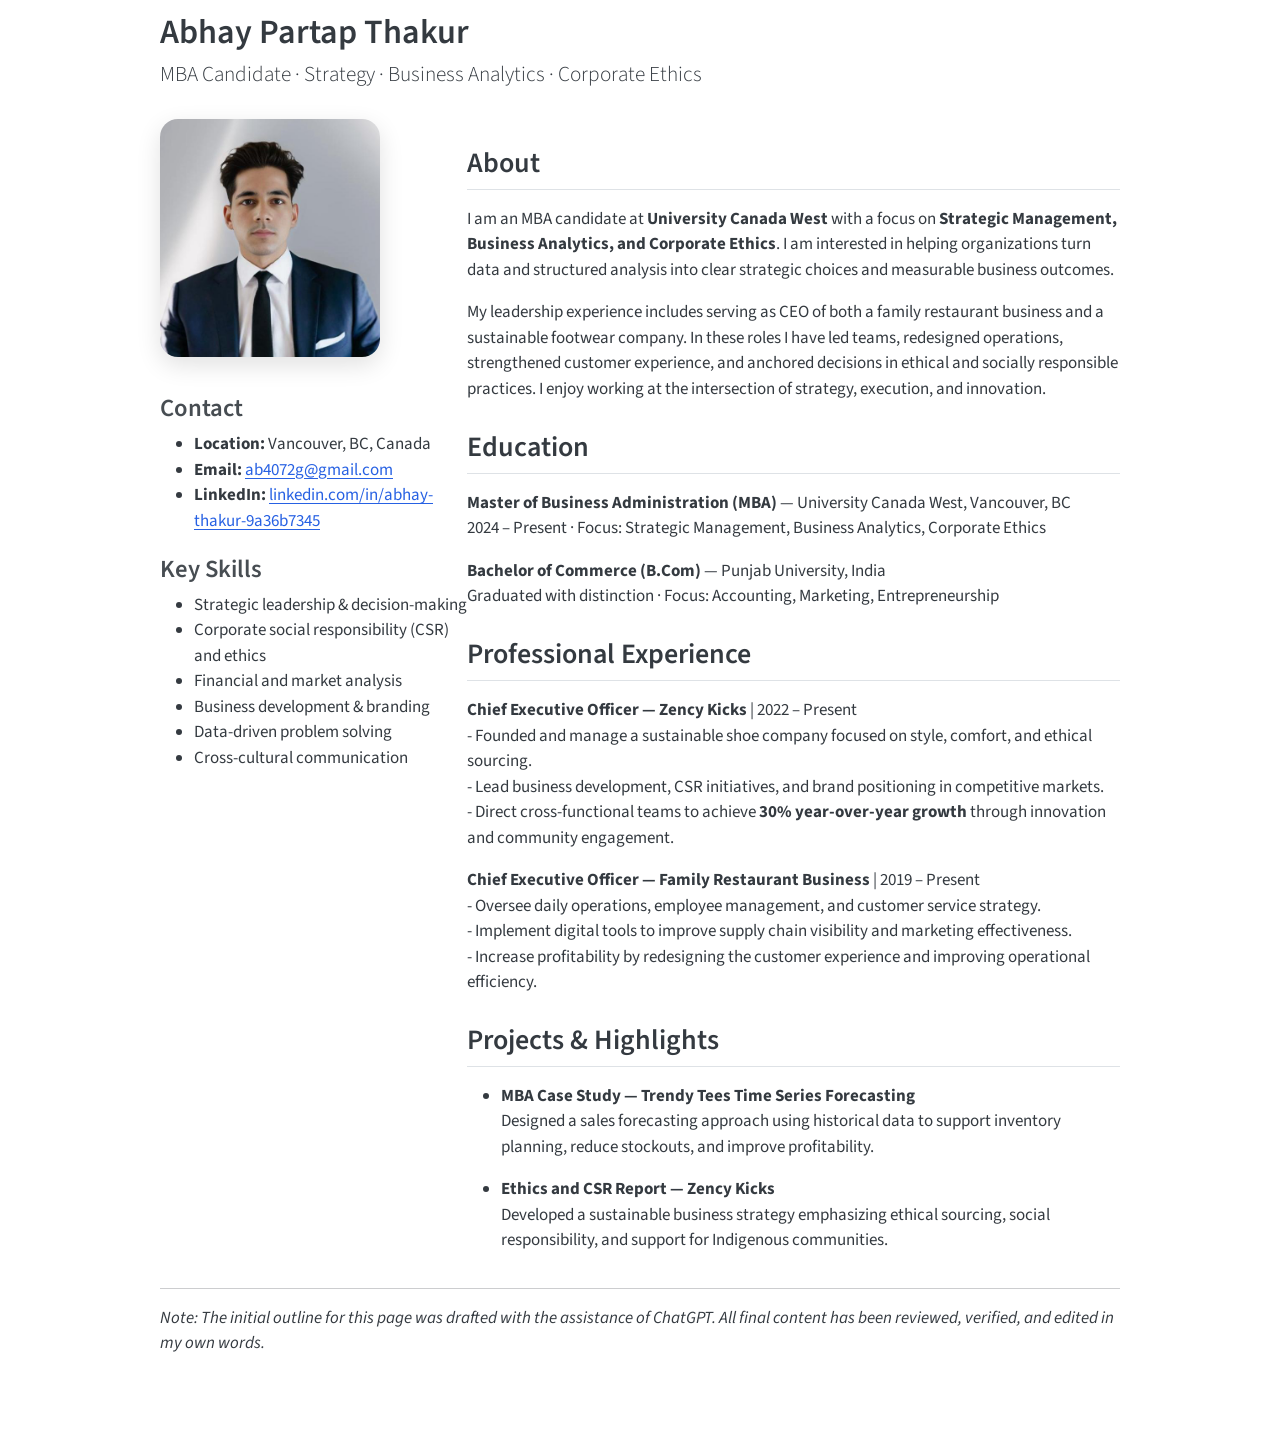
<file: docs/index.html>
<!DOCTYPE html>
<html xmlns="http://www.w3.org/1999/xhtml" lang="en" xml:lang="en"><head>

<meta charset="utf-8">
<meta name="generator" content="quarto-1.8.26">

<meta name="viewport" content="width=device-width, initial-scale=1.0, user-scalable=yes">


<title>Abhay Partap Thakur</title>
<style>
code{white-space: pre-wrap;}
span.smallcaps{font-variant: small-caps;}
div.columns{display: flex; gap: min(4vw, 1.5em);}
div.column{flex: auto; overflow-x: auto;}
div.hanging-indent{margin-left: 1.5em; text-indent: -1.5em;}
ul.task-list{list-style: none;}
ul.task-list li input[type="checkbox"] {
  width: 0.8em;
  margin: 0 0.8em 0.2em -1em; /* quarto-specific, see https://github.com/quarto-dev/quarto-cli/issues/4556 */ 
  vertical-align: middle;
}
</style>


<script src="site_libs/quarto-nav/quarto-nav.js"></script>
<script src="site_libs/clipboard/clipboard.min.js"></script>
<script src="site_libs/quarto-html/quarto.js" type="module"></script>
<script src="site_libs/quarto-html/tabsets/tabsets.js" type="module"></script>
<script src="site_libs/quarto-html/axe/axe-check.js" type="module"></script>
<script src="site_libs/quarto-html/popper.min.js"></script>
<script src="site_libs/quarto-html/tippy.umd.min.js"></script>
<script src="site_libs/quarto-html/anchor.min.js"></script>
<link href="site_libs/quarto-html/tippy.css" rel="stylesheet">
<link href="site_libs/quarto-html/quarto-syntax-highlighting-587c61ba64f3a5504c4d52d930310e48.css" rel="stylesheet" id="quarto-text-highlighting-styles">
<script src="site_libs/bootstrap/bootstrap.min.js"></script>
<link href="site_libs/bootstrap/bootstrap-icons.css" rel="stylesheet">
<link href="site_libs/bootstrap/bootstrap-5b4ad623e5705c0698d39aec6f10cf02.min.css" rel="stylesheet" append-hash="true" id="quarto-bootstrap" data-mode="light">
<script id="quarto-search-options" type="application/json">{
  "language": {
    "search-no-results-text": "No results",
    "search-matching-documents-text": "matching documents",
    "search-copy-link-title": "Copy link to search",
    "search-hide-matches-text": "Hide additional matches",
    "search-more-match-text": "more match in this document",
    "search-more-matches-text": "more matches in this document",
    "search-clear-button-title": "Clear",
    "search-text-placeholder": "",
    "search-detached-cancel-button-title": "Cancel",
    "search-submit-button-title": "Submit",
    "search-label": "Search"
  }
}</script>
<style>html{ scroll-behavior: smooth; }</style>


<link rel="stylesheet" href="styles.css">
</head>

<body class="quarto-light">

<div id="quarto-search-results"></div>
<!-- content -->
<div id="quarto-content" class="quarto-container page-columns page-rows-contents page-layout-full">
<!-- sidebar -->
<!-- margin-sidebar -->
    
<!-- main -->
<main class="content column-page" id="quarto-document-content">

<header id="title-block-header" class="quarto-title-block default">
<div class="quarto-title">
<h1 class="title">Abhay Partap Thakur</h1>
<p class="subtitle lead">MBA Candidate · Strategy · Business Analytics · Corporate Ethics</p>
</div>



<div class="quarto-title-meta column-page">

    
  
    
  </div>
  


</header>


<div class="columns profile">
<div class="column" style="width:32%;">
<p><img src="images/headshot.png" class="headshot img-fluid" alt="Professional headshot of Abhay Partap Thakur" width="220"></p>
<section id="contact" class="level3">
<h3 class="anchored" data-anchor-id="contact">Contact</h3>
<ul>
<li><strong>Location:</strong> Vancouver, BC, Canada<br>
</li>
<li><strong>Email:</strong> <a href="mailto:ab4072g@gmail.com">ab4072g@gmail.com</a><br>
</li>
<li><strong>LinkedIn:</strong> <a href="https://www.linkedin.com/in/abhay-thakur-9a36b7345/">linkedin.com/in/abhay-thakur-9a36b7345</a></li>
</ul>
</section>
<section id="key-skills" class="level3">
<h3 class="anchored" data-anchor-id="key-skills">Key Skills</h3>
<ul>
<li>Strategic leadership &amp; decision-making<br>
</li>
<li>Corporate social responsibility (CSR) and ethics<br>
</li>
<li>Financial and market analysis<br>
</li>
<li>Business development &amp; branding<br>
</li>
<li>Data-driven problem solving<br>
</li>
<li>Cross-cultural communication<br>
</li>
</ul>
</section>
</div><div class="column" style="width:68%;">
<section id="about" class="level2">
<h2 class="anchored" data-anchor-id="about">About</h2>
<p>I am an MBA candidate at <strong>University Canada West</strong> with a focus on <strong>Strategic Management, Business Analytics, and Corporate Ethics</strong>. I am interested in helping organizations turn data and structured analysis into clear strategic choices and measurable business outcomes.</p>
<p>My leadership experience includes serving as CEO of both a family restaurant business and a sustainable footwear company. In these roles I have led teams, redesigned operations, strengthened customer experience, and anchored decisions in ethical and socially responsible practices. I enjoy working at the intersection of strategy, execution, and innovation.</p>
</section>
<section id="education" class="level2">
<h2 class="anchored" data-anchor-id="education">Education</h2>
<p><strong>Master of Business Administration (MBA)</strong> — University Canada West, Vancouver, BC<br>
2024 – Present · Focus: Strategic Management, Business Analytics, Corporate Ethics</p>
<p><strong>Bachelor of Commerce (B.Com)</strong> — Punjab University, India<br>
Graduated with distinction · Focus: Accounting, Marketing, Entrepreneurship</p>
</section>
<section id="professional-experience" class="level2">
<h2 class="anchored" data-anchor-id="professional-experience">Professional Experience</h2>
<p><strong>Chief Executive Officer — Zency Kicks</strong> | 2022 – Present<br>
- Founded and manage a sustainable shoe company focused on style, comfort, and ethical sourcing.<br>
- Lead business development, CSR initiatives, and brand positioning in competitive markets.<br>
- Direct cross-functional teams to achieve <strong>30% year-over-year growth</strong> through innovation and community engagement.</p>
<p><strong>Chief Executive Officer — Family Restaurant Business</strong> | 2019 – Present<br>
- Oversee daily operations, employee management, and customer service strategy.<br>
- Implement digital tools to improve supply chain visibility and marketing effectiveness.<br>
- Increase profitability by redesigning the customer experience and improving operational efficiency.</p>
</section>
<section id="projects-highlights" class="level2">
<h2 class="anchored" data-anchor-id="projects-highlights">Projects &amp; Highlights</h2>
<ul>
<li><p><strong>MBA Case Study — Trendy Tees Time Series Forecasting</strong><br>
Designed a sales forecasting approach using historical data to support inventory planning, reduce stockouts, and improve profitability.</p></li>
<li><p><strong>Ethics and CSR Report — Zency Kicks</strong><br>
Developed a sustainable business strategy emphasizing ethical sourcing, social responsibility, and support for Indigenous communities.</p></li>
</ul>
</section>
</div>
</div>
<hr>
<p><em>Note: The initial outline for this page was drafted with the assistance of ChatGPT. All final content has been reviewed, verified, and edited in my own words.</em></p>



</main> <!-- /main -->
<script id="quarto-html-after-body" type="application/javascript">
  window.document.addEventListener("DOMContentLoaded", function (event) {
    const icon = "";
    const anchorJS = new window.AnchorJS();
    anchorJS.options = {
      placement: 'right',
      icon: icon
    };
    anchorJS.add('.anchored');
    const isCodeAnnotation = (el) => {
      for (const clz of el.classList) {
        if (clz.startsWith('code-annotation-')) {                     
          return true;
        }
      }
      return false;
    }
    const onCopySuccess = function(e) {
      // button target
      const button = e.trigger;
      // don't keep focus
      button.blur();
      // flash "checked"
      button.classList.add('code-copy-button-checked');
      var currentTitle = button.getAttribute("title");
      button.setAttribute("title", "Copied!");
      let tooltip;
      if (window.bootstrap) {
        button.setAttribute("data-bs-toggle", "tooltip");
        button.setAttribute("data-bs-placement", "left");
        button.setAttribute("data-bs-title", "Copied!");
        tooltip = new bootstrap.Tooltip(button, 
          { trigger: "manual", 
            customClass: "code-copy-button-tooltip",
            offset: [0, -8]});
        tooltip.show();    
      }
      setTimeout(function() {
        if (tooltip) {
          tooltip.hide();
          button.removeAttribute("data-bs-title");
          button.removeAttribute("data-bs-toggle");
          button.removeAttribute("data-bs-placement");
        }
        button.setAttribute("title", currentTitle);
        button.classList.remove('code-copy-button-checked');
      }, 1000);
      // clear code selection
      e.clearSelection();
    }
    const getTextToCopy = function(trigger) {
      const outerScaffold = trigger.parentElement.cloneNode(true);
      const codeEl = outerScaffold.querySelector('code');
      for (const childEl of codeEl.children) {
        if (isCodeAnnotation(childEl)) {
          childEl.remove();
        }
      }
      return codeEl.innerText;
    }
    const clipboard = new window.ClipboardJS('.code-copy-button:not([data-in-quarto-modal])', {
      text: getTextToCopy
    });
    clipboard.on('success', onCopySuccess);
    if (window.document.getElementById('quarto-embedded-source-code-modal')) {
      const clipboardModal = new window.ClipboardJS('.code-copy-button[data-in-quarto-modal]', {
        text: getTextToCopy,
        container: window.document.getElementById('quarto-embedded-source-code-modal')
      });
      clipboardModal.on('success', onCopySuccess);
    }
      var localhostRegex = new RegExp(/^(?:http|https):\/\/localhost\:?[0-9]*\//);
      var mailtoRegex = new RegExp(/^mailto:/);
        var filterRegex = new RegExp('/' + window.location.host + '/');
      var isInternal = (href) => {
          return filterRegex.test(href) || localhostRegex.test(href) || mailtoRegex.test(href);
      }
      // Inspect non-navigation links and adorn them if external
     var links = window.document.querySelectorAll('a[href]:not(.nav-link):not(.navbar-brand):not(.toc-action):not(.sidebar-link):not(.sidebar-item-toggle):not(.pagination-link):not(.no-external):not([aria-hidden]):not(.dropdown-item):not(.quarto-navigation-tool):not(.about-link)');
      for (var i=0; i<links.length; i++) {
        const link = links[i];
        if (!isInternal(link.href)) {
          // undo the damage that might have been done by quarto-nav.js in the case of
          // links that we want to consider external
          if (link.dataset.originalHref !== undefined) {
            link.href = link.dataset.originalHref;
          }
        }
      }
    function tippyHover(el, contentFn, onTriggerFn, onUntriggerFn) {
      const config = {
        allowHTML: true,
        maxWidth: 500,
        delay: 100,
        arrow: false,
        appendTo: function(el) {
            return el.parentElement;
        },
        interactive: true,
        interactiveBorder: 10,
        theme: 'quarto',
        placement: 'bottom-start',
      };
      if (contentFn) {
        config.content = contentFn;
      }
      if (onTriggerFn) {
        config.onTrigger = onTriggerFn;
      }
      if (onUntriggerFn) {
        config.onUntrigger = onUntriggerFn;
      }
      window.tippy(el, config); 
    }
    const noterefs = window.document.querySelectorAll('a[role="doc-noteref"]');
    for (var i=0; i<noterefs.length; i++) {
      const ref = noterefs[i];
      tippyHover(ref, function() {
        // use id or data attribute instead here
        let href = ref.getAttribute('data-footnote-href') || ref.getAttribute('href');
        try { href = new URL(href).hash; } catch {}
        const id = href.replace(/^#\/?/, "");
        const note = window.document.getElementById(id);
        if (note) {
          return note.innerHTML;
        } else {
          return "";
        }
      });
    }
    const xrefs = window.document.querySelectorAll('a.quarto-xref');
    const processXRef = (id, note) => {
      // Strip column container classes
      const stripColumnClz = (el) => {
        el.classList.remove("page-full", "page-columns");
        if (el.children) {
          for (const child of el.children) {
            stripColumnClz(child);
          }
        }
      }
      stripColumnClz(note)
      if (id === null || id.startsWith('sec-')) {
        // Special case sections, only their first couple elements
        const container = document.createElement("div");
        if (note.children && note.children.length > 2) {
          container.appendChild(note.children[0].cloneNode(true));
          for (let i = 1; i < note.children.length; i++) {
            const child = note.children[i];
            if (child.tagName === "P" && child.innerText === "") {
              continue;
            } else {
              container.appendChild(child.cloneNode(true));
              break;
            }
          }
          if (window.Quarto?.typesetMath) {
            window.Quarto.typesetMath(container);
          }
          return container.innerHTML
        } else {
          if (window.Quarto?.typesetMath) {
            window.Quarto.typesetMath(note);
          }
          return note.innerHTML;
        }
      } else {
        // Remove any anchor links if they are present
        const anchorLink = note.querySelector('a.anchorjs-link');
        if (anchorLink) {
          anchorLink.remove();
        }
        if (window.Quarto?.typesetMath) {
          window.Quarto.typesetMath(note);
        }
        if (note.classList.contains("callout")) {
          return note.outerHTML;
        } else {
          return note.innerHTML;
        }
      }
    }
    for (var i=0; i<xrefs.length; i++) {
      const xref = xrefs[i];
      tippyHover(xref, undefined, function(instance) {
        instance.disable();
        let url = xref.getAttribute('href');
        let hash = undefined; 
        if (url.startsWith('#')) {
          hash = url;
        } else {
          try { hash = new URL(url).hash; } catch {}
        }
        if (hash) {
          const id = hash.replace(/^#\/?/, "");
          const note = window.document.getElementById(id);
          if (note !== null) {
            try {
              const html = processXRef(id, note.cloneNode(true));
              instance.setContent(html);
            } finally {
              instance.enable();
              instance.show();
            }
          } else {
            // See if we can fetch this
            fetch(url.split('#')[0])
            .then(res => res.text())
            .then(html => {
              const parser = new DOMParser();
              const htmlDoc = parser.parseFromString(html, "text/html");
              const note = htmlDoc.getElementById(id);
              if (note !== null) {
                const html = processXRef(id, note);
                instance.setContent(html);
              } 
            }).finally(() => {
              instance.enable();
              instance.show();
            });
          }
        } else {
          // See if we can fetch a full url (with no hash to target)
          // This is a special case and we should probably do some content thinning / targeting
          fetch(url)
          .then(res => res.text())
          .then(html => {
            const parser = new DOMParser();
            const htmlDoc = parser.parseFromString(html, "text/html");
            const note = htmlDoc.querySelector('main.content');
            if (note !== null) {
              // This should only happen for chapter cross references
              // (since there is no id in the URL)
              // remove the first header
              if (note.children.length > 0 && note.children[0].tagName === "HEADER") {
                note.children[0].remove();
              }
              const html = processXRef(null, note);
              instance.setContent(html);
            } 
          }).finally(() => {
            instance.enable();
            instance.show();
          });
        }
      }, function(instance) {
      });
    }
        let selectedAnnoteEl;
        const selectorForAnnotation = ( cell, annotation) => {
          let cellAttr = 'data-code-cell="' + cell + '"';
          let lineAttr = 'data-code-annotation="' +  annotation + '"';
          const selector = 'span[' + cellAttr + '][' + lineAttr + ']';
          return selector;
        }
        const selectCodeLines = (annoteEl) => {
          const doc = window.document;
          const targetCell = annoteEl.getAttribute("data-target-cell");
          const targetAnnotation = annoteEl.getAttribute("data-target-annotation");
          const annoteSpan = window.document.querySelector(selectorForAnnotation(targetCell, targetAnnotation));
          const lines = annoteSpan.getAttribute("data-code-lines").split(",");
          const lineIds = lines.map((line) => {
            return targetCell + "-" + line;
          })
          let top = null;
          let height = null;
          let parent = null;
          if (lineIds.length > 0) {
              //compute the position of the single el (top and bottom and make a div)
              const el = window.document.getElementById(lineIds[0]);
              top = el.offsetTop;
              height = el.offsetHeight;
              parent = el.parentElement.parentElement;
            if (lineIds.length > 1) {
              const lastEl = window.document.getElementById(lineIds[lineIds.length - 1]);
              const bottom = lastEl.offsetTop + lastEl.offsetHeight;
              height = bottom - top;
            }
            if (top !== null && height !== null && parent !== null) {
              // cook up a div (if necessary) and position it 
              let div = window.document.getElementById("code-annotation-line-highlight");
              if (div === null) {
                div = window.document.createElement("div");
                div.setAttribute("id", "code-annotation-line-highlight");
                div.style.position = 'absolute';
                parent.appendChild(div);
              }
              div.style.top = top - 2 + "px";
              div.style.height = height + 4 + "px";
              div.style.left = 0;
              let gutterDiv = window.document.getElementById("code-annotation-line-highlight-gutter");
              if (gutterDiv === null) {
                gutterDiv = window.document.createElement("div");
                gutterDiv.setAttribute("id", "code-annotation-line-highlight-gutter");
                gutterDiv.style.position = 'absolute';
                const codeCell = window.document.getElementById(targetCell);
                const gutter = codeCell.querySelector('.code-annotation-gutter');
                gutter.appendChild(gutterDiv);
              }
              gutterDiv.style.top = top - 2 + "px";
              gutterDiv.style.height = height + 4 + "px";
            }
            selectedAnnoteEl = annoteEl;
          }
        };
        const unselectCodeLines = () => {
          const elementsIds = ["code-annotation-line-highlight", "code-annotation-line-highlight-gutter"];
          elementsIds.forEach((elId) => {
            const div = window.document.getElementById(elId);
            if (div) {
              div.remove();
            }
          });
          selectedAnnoteEl = undefined;
        };
          // Handle positioning of the toggle
      window.addEventListener(
        "resize",
        throttle(() => {
          elRect = undefined;
          if (selectedAnnoteEl) {
            selectCodeLines(selectedAnnoteEl);
          }
        }, 10)
      );
      function throttle(fn, ms) {
      let throttle = false;
      let timer;
        return (...args) => {
          if(!throttle) { // first call gets through
              fn.apply(this, args);
              throttle = true;
          } else { // all the others get throttled
              if(timer) clearTimeout(timer); // cancel #2
              timer = setTimeout(() => {
                fn.apply(this, args);
                timer = throttle = false;
              }, ms);
          }
        };
      }
        // Attach click handler to the DT
        const annoteDls = window.document.querySelectorAll('dt[data-target-cell]');
        for (const annoteDlNode of annoteDls) {
          annoteDlNode.addEventListener('click', (event) => {
            const clickedEl = event.target;
            if (clickedEl !== selectedAnnoteEl) {
              unselectCodeLines();
              const activeEl = window.document.querySelector('dt[data-target-cell].code-annotation-active');
              if (activeEl) {
                activeEl.classList.remove('code-annotation-active');
              }
              selectCodeLines(clickedEl);
              clickedEl.classList.add('code-annotation-active');
            } else {
              // Unselect the line
              unselectCodeLines();
              clickedEl.classList.remove('code-annotation-active');
            }
          });
        }
    const findCites = (el) => {
      const parentEl = el.parentElement;
      if (parentEl) {
        const cites = parentEl.dataset.cites;
        if (cites) {
          return {
            el,
            cites: cites.split(' ')
          };
        } else {
          return findCites(el.parentElement)
        }
      } else {
        return undefined;
      }
    };
    var bibliorefs = window.document.querySelectorAll('a[role="doc-biblioref"]');
    for (var i=0; i<bibliorefs.length; i++) {
      const ref = bibliorefs[i];
      const citeInfo = findCites(ref);
      if (citeInfo) {
        tippyHover(citeInfo.el, function() {
          var popup = window.document.createElement('div');
          citeInfo.cites.forEach(function(cite) {
            var citeDiv = window.document.createElement('div');
            citeDiv.classList.add('hanging-indent');
            citeDiv.classList.add('csl-entry');
            var biblioDiv = window.document.getElementById('ref-' + cite);
            if (biblioDiv) {
              citeDiv.innerHTML = biblioDiv.innerHTML;
            }
            popup.appendChild(citeDiv);
          });
          return popup.innerHTML;
        });
      }
    }
  });
  </script>
</div> <!-- /content -->




<script src="site_libs/quarto-html/zenscroll-min.js"></script>
</body></html>
</file>
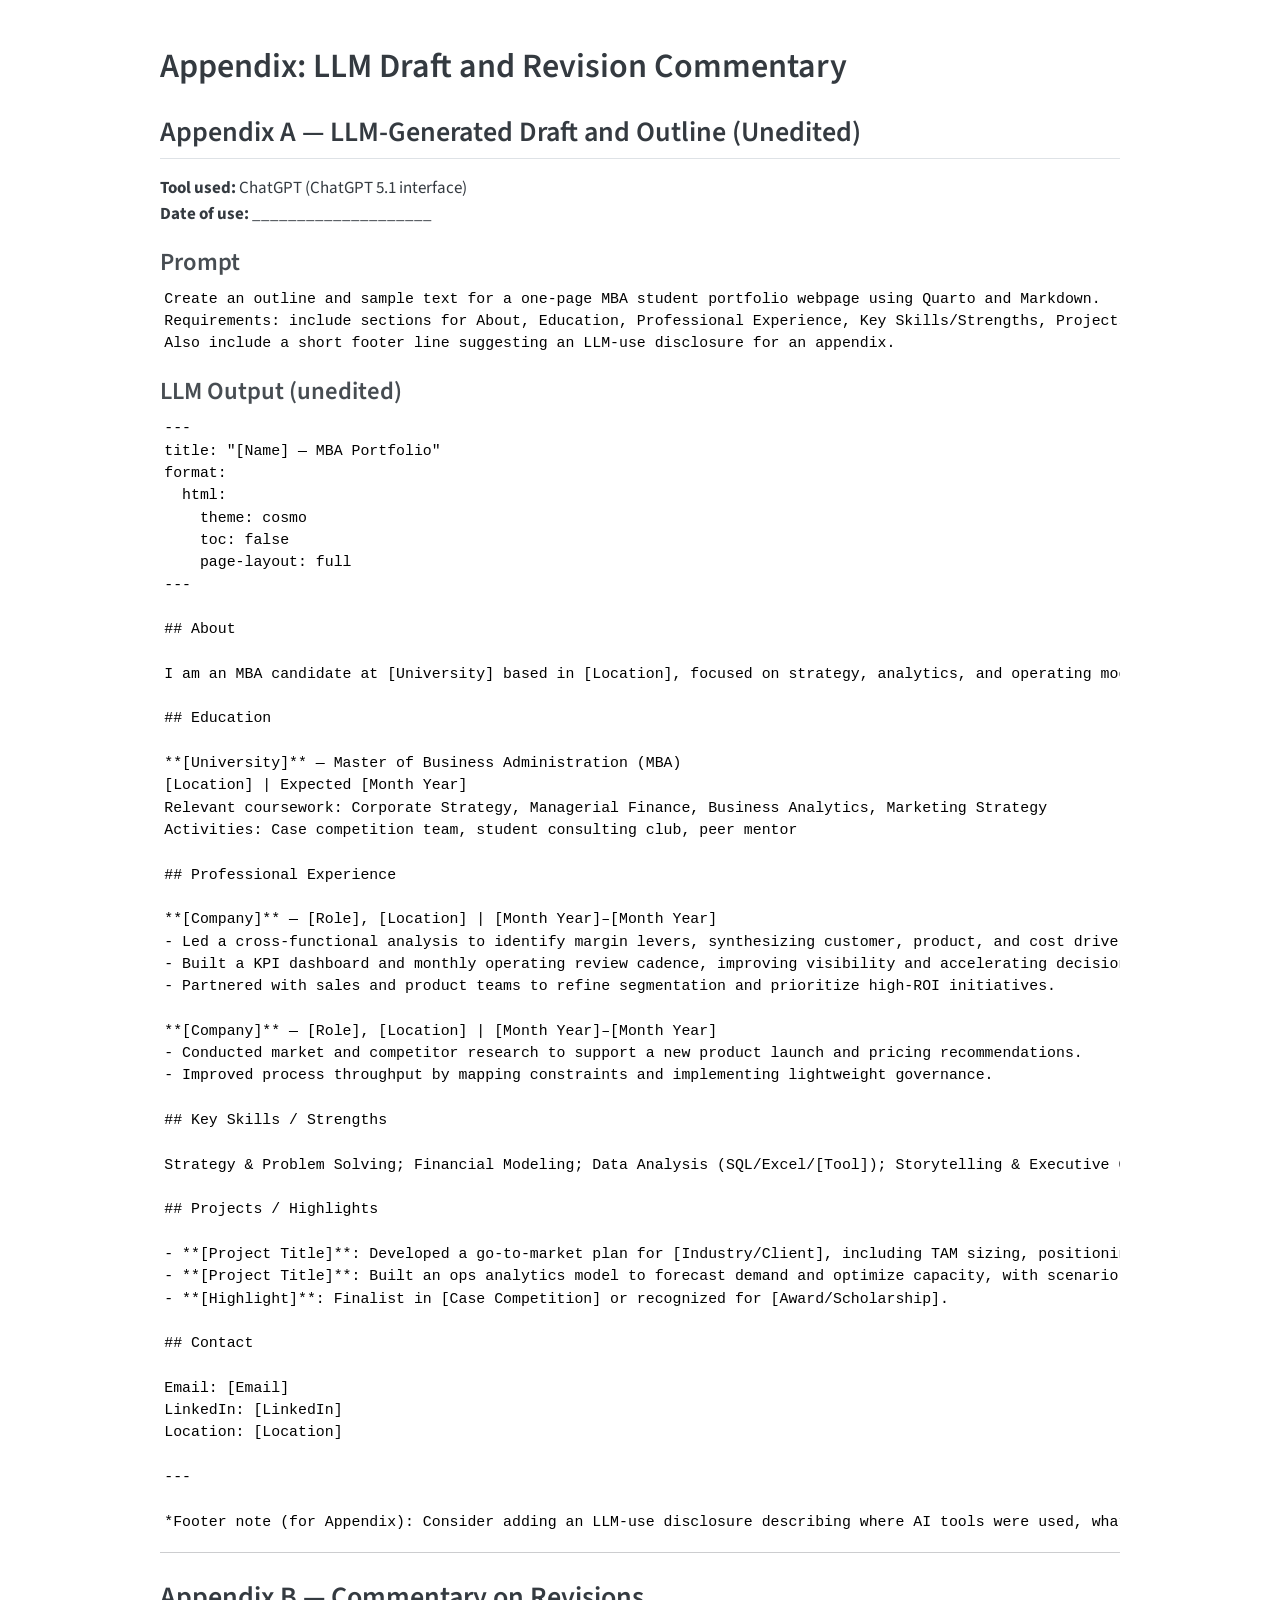
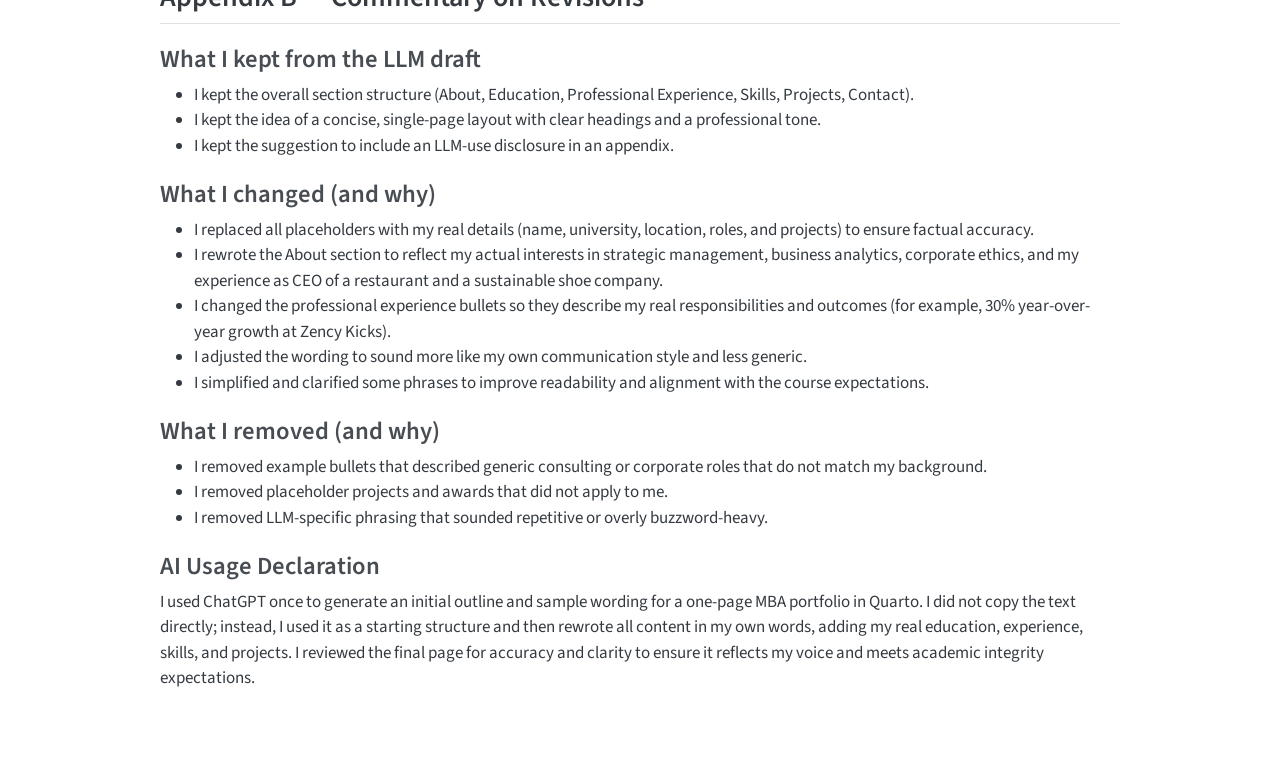
<file: docs/appendix.html>
<!DOCTYPE html>
<html xmlns="http://www.w3.org/1999/xhtml" lang="en" xml:lang="en"><head>

<meta charset="utf-8">
<meta name="generator" content="quarto-1.8.26">

<meta name="viewport" content="width=device-width, initial-scale=1.0, user-scalable=yes">


<title>appendix – Abhay Partap Thakur</title>
<style>
code{white-space: pre-wrap;}
span.smallcaps{font-variant: small-caps;}
div.columns{display: flex; gap: min(4vw, 1.5em);}
div.column{flex: auto; overflow-x: auto;}
div.hanging-indent{margin-left: 1.5em; text-indent: -1.5em;}
ul.task-list{list-style: none;}
ul.task-list li input[type="checkbox"] {
  width: 0.8em;
  margin: 0 0.8em 0.2em -1em; /* quarto-specific, see https://github.com/quarto-dev/quarto-cli/issues/4556 */ 
  vertical-align: middle;
}
</style>


<script src="site_libs/quarto-nav/quarto-nav.js"></script>
<script src="site_libs/clipboard/clipboard.min.js"></script>
<script src="site_libs/quarto-html/quarto.js" type="module"></script>
<script src="site_libs/quarto-html/tabsets/tabsets.js" type="module"></script>
<script src="site_libs/quarto-html/axe/axe-check.js" type="module"></script>
<script src="site_libs/quarto-html/popper.min.js"></script>
<script src="site_libs/quarto-html/tippy.umd.min.js"></script>
<script src="site_libs/quarto-html/anchor.min.js"></script>
<link href="site_libs/quarto-html/tippy.css" rel="stylesheet">
<link href="site_libs/quarto-html/quarto-syntax-highlighting-587c61ba64f3a5504c4d52d930310e48.css" rel="stylesheet" id="quarto-text-highlighting-styles">
<script src="site_libs/bootstrap/bootstrap.min.js"></script>
<link href="site_libs/bootstrap/bootstrap-icons.css" rel="stylesheet">
<link href="site_libs/bootstrap/bootstrap-5b4ad623e5705c0698d39aec6f10cf02.min.css" rel="stylesheet" append-hash="true" id="quarto-bootstrap" data-mode="light">
<script id="quarto-search-options" type="application/json">{
  "language": {
    "search-no-results-text": "No results",
    "search-matching-documents-text": "matching documents",
    "search-copy-link-title": "Copy link to search",
    "search-hide-matches-text": "Hide additional matches",
    "search-more-match-text": "more match in this document",
    "search-more-matches-text": "more matches in this document",
    "search-clear-button-title": "Clear",
    "search-text-placeholder": "",
    "search-detached-cancel-button-title": "Cancel",
    "search-submit-button-title": "Submit",
    "search-label": "Search"
  }
}</script>
<style>html{ scroll-behavior: smooth; }</style>


<link rel="stylesheet" href="styles.css">
</head>

<body class="quarto-light">

<div id="quarto-search-results"></div>
<!-- content -->
<div id="quarto-content" class="quarto-container page-columns page-rows-contents page-layout-full">
<!-- sidebar -->
<!-- margin-sidebar -->
    
<!-- main -->
<main class="content column-page" id="quarto-document-content"><header id="title-block-header" class="quarto-title-block"></header>




<section id="appendix-llm-draft-and-revision-commentary" class="level1">
<h1>Appendix: LLM Draft and Revision Commentary</h1>
<section id="appendix-a-llm-generated-draft-and-outline-unedited" class="level2">
<h2 class="anchored" data-anchor-id="appendix-a-llm-generated-draft-and-outline-unedited">Appendix A — LLM-Generated Draft and Outline (Unedited)</h2>
<p><strong>Tool used:</strong> ChatGPT (ChatGPT 5.1 interface)<br>
<strong>Date of use:</strong> ____________________</p>
<section id="prompt" class="level3">
<h3 class="anchored" data-anchor-id="prompt">Prompt</h3>
<pre class="text"><code>Create an outline and sample text for a one-page MBA student portfolio webpage using Quarto and Markdown.
Requirements: include sections for About, Education, Professional Experience, Key Skills/Strengths, Projects/Highlights, and Contact. Keep it concise and professional (approximately 250–450 words total). Use clear headings suitable for a Quarto .qmd page. Do not include any personal details—use placeholders like [Name], [University], [Location], [Email], [LinkedIn].
Also include a short footer line suggesting an LLM-use disclosure for an appendix.</code></pre>
</section>
<section id="llm-output-unedited" class="level3">
<h3 class="anchored" data-anchor-id="llm-output-unedited">LLM Output (unedited)</h3>
<pre class="text"><code>---
title: "[Name] — MBA Portfolio"
format:
  html:
    theme: cosmo
    toc: false
    page-layout: full
---

## About

I am an MBA candidate at [University] based in [Location], focused on strategy, analytics, and operating model improvement. I translate ambiguous business problems into prioritized hypotheses, measurable outcomes, and clear execution plans. My interests include growth strategy, go-to-market design, pricing, and performance management. I bring a collaborative style, strong stakeholder management, and a bias for action—comfortable moving from data to decision to delivery.

## Education

**[University]** — Master of Business Administration (MBA)  
[Location] | Expected [Month Year]  
Relevant coursework: Corporate Strategy, Managerial Finance, Business Analytics, Marketing Strategy  
Activities: Case competition team, student consulting club, peer mentor

## Professional Experience

**[Company]** — [Role], [Location] | [Month Year]–[Month Year]  
- Led a cross-functional analysis to identify margin levers, synthesizing customer, product, and cost drivers into an executive-ready narrative.  
- Built a KPI dashboard and monthly operating review cadence, improving visibility and accelerating decisions.  
- Partnered with sales and product teams to refine segmentation and prioritize high-ROI initiatives.

**[Company]** — [Role], [Location] | [Month Year]–[Month Year]  
- Conducted market and competitor research to support a new product launch and pricing recommendations.  
- Improved process throughput by mapping constraints and implementing lightweight governance.

## Key Skills / Strengths

Strategy &amp; Problem Solving; Financial Modeling; Data Analysis (SQL/Excel/[Tool]); Storytelling &amp; Executive Communication; Program/Project Management; Stakeholder Leadership; Customer &amp; Market Insight.

## Projects / Highlights

- **[Project Title]**: Developed a go-to-market plan for [Industry/Client], including TAM sizing, positioning, and a phased rollout roadmap.  
- **[Project Title]**: Built an ops analytics model to forecast demand and optimize capacity, with scenario-based recommendations.  
- **[Highlight]**: Finalist in [Case Competition] or recognized for [Award/Scholarship].

## Contact

Email: [Email]  
LinkedIn: [LinkedIn]  
Location: [Location]

---

*Footer note (for Appendix): Consider adding an LLM-use disclosure describing where AI tools were used, what was verified, and how originality and confidentiality were maintained.*</code></pre>
<hr>
</section>
</section>
<section id="appendix-b-commentary-on-revisions" class="level2">
<h2 class="anchored" data-anchor-id="appendix-b-commentary-on-revisions">Appendix B — Commentary on Revisions</h2>
<section id="what-i-kept-from-the-llm-draft" class="level3">
<h3 class="anchored" data-anchor-id="what-i-kept-from-the-llm-draft">What I kept from the LLM draft</h3>
<ul>
<li>I kept the overall section structure (About, Education, Professional Experience, Skills, Projects, Contact).</li>
<li>I kept the idea of a concise, single-page layout with clear headings and a professional tone.</li>
<li>I kept the suggestion to include an LLM-use disclosure in an appendix.</li>
</ul>
</section>
<section id="what-i-changed-and-why" class="level3">
<h3 class="anchored" data-anchor-id="what-i-changed-and-why">What I changed (and why)</h3>
<ul>
<li>I replaced all placeholders with my real details (name, university, location, roles, and projects) to ensure factual accuracy.</li>
<li>I rewrote the About section to reflect my actual interests in strategic management, business analytics, corporate ethics, and my experience as CEO of a restaurant and a sustainable shoe company.</li>
<li>I changed the professional experience bullets so they describe my real responsibilities and outcomes (for example, 30% year-over-year growth at Zency Kicks).</li>
<li>I adjusted the wording to sound more like my own communication style and less generic.</li>
<li>I simplified and clarified some phrases to improve readability and alignment with the course expectations.</li>
</ul>
</section>
<section id="what-i-removed-and-why" class="level3">
<h3 class="anchored" data-anchor-id="what-i-removed-and-why">What I removed (and why)</h3>
<ul>
<li>I removed example bullets that described generic consulting or corporate roles that do not match my background.</li>
<li>I removed placeholder projects and awards that did not apply to me.</li>
<li>I removed LLM-specific phrasing that sounded repetitive or overly buzzword-heavy.</li>
</ul>
</section>
<section id="ai-usage-declaration" class="level3">
<h3 class="anchored" data-anchor-id="ai-usage-declaration">AI Usage Declaration</h3>
<p>I used ChatGPT once to generate an initial outline and sample wording for a one-page MBA portfolio in Quarto. I did not copy the text directly; instead, I used it as a starting structure and then rewrote all content in my own words, adding my real education, experience, skills, and projects. I reviewed the final page for accuracy and clarity to ensure it reflects my voice and meets academic integrity expectations.</p>


</section>
</section>
</section>

</main> <!-- /main -->
<script id="quarto-html-after-body" type="application/javascript">
  window.document.addEventListener("DOMContentLoaded", function (event) {
    const icon = "";
    const anchorJS = new window.AnchorJS();
    anchorJS.options = {
      placement: 'right',
      icon: icon
    };
    anchorJS.add('.anchored');
    const isCodeAnnotation = (el) => {
      for (const clz of el.classList) {
        if (clz.startsWith('code-annotation-')) {                     
          return true;
        }
      }
      return false;
    }
    const onCopySuccess = function(e) {
      // button target
      const button = e.trigger;
      // don't keep focus
      button.blur();
      // flash "checked"
      button.classList.add('code-copy-button-checked');
      var currentTitle = button.getAttribute("title");
      button.setAttribute("title", "Copied!");
      let tooltip;
      if (window.bootstrap) {
        button.setAttribute("data-bs-toggle", "tooltip");
        button.setAttribute("data-bs-placement", "left");
        button.setAttribute("data-bs-title", "Copied!");
        tooltip = new bootstrap.Tooltip(button, 
          { trigger: "manual", 
            customClass: "code-copy-button-tooltip",
            offset: [0, -8]});
        tooltip.show();    
      }
      setTimeout(function() {
        if (tooltip) {
          tooltip.hide();
          button.removeAttribute("data-bs-title");
          button.removeAttribute("data-bs-toggle");
          button.removeAttribute("data-bs-placement");
        }
        button.setAttribute("title", currentTitle);
        button.classList.remove('code-copy-button-checked');
      }, 1000);
      // clear code selection
      e.clearSelection();
    }
    const getTextToCopy = function(trigger) {
      const outerScaffold = trigger.parentElement.cloneNode(true);
      const codeEl = outerScaffold.querySelector('code');
      for (const childEl of codeEl.children) {
        if (isCodeAnnotation(childEl)) {
          childEl.remove();
        }
      }
      return codeEl.innerText;
    }
    const clipboard = new window.ClipboardJS('.code-copy-button:not([data-in-quarto-modal])', {
      text: getTextToCopy
    });
    clipboard.on('success', onCopySuccess);
    if (window.document.getElementById('quarto-embedded-source-code-modal')) {
      const clipboardModal = new window.ClipboardJS('.code-copy-button[data-in-quarto-modal]', {
        text: getTextToCopy,
        container: window.document.getElementById('quarto-embedded-source-code-modal')
      });
      clipboardModal.on('success', onCopySuccess);
    }
      var localhostRegex = new RegExp(/^(?:http|https):\/\/localhost\:?[0-9]*\//);
      var mailtoRegex = new RegExp(/^mailto:/);
        var filterRegex = new RegExp('/' + window.location.host + '/');
      var isInternal = (href) => {
          return filterRegex.test(href) || localhostRegex.test(href) || mailtoRegex.test(href);
      }
      // Inspect non-navigation links and adorn them if external
     var links = window.document.querySelectorAll('a[href]:not(.nav-link):not(.navbar-brand):not(.toc-action):not(.sidebar-link):not(.sidebar-item-toggle):not(.pagination-link):not(.no-external):not([aria-hidden]):not(.dropdown-item):not(.quarto-navigation-tool):not(.about-link)');
      for (var i=0; i<links.length; i++) {
        const link = links[i];
        if (!isInternal(link.href)) {
          // undo the damage that might have been done by quarto-nav.js in the case of
          // links that we want to consider external
          if (link.dataset.originalHref !== undefined) {
            link.href = link.dataset.originalHref;
          }
        }
      }
    function tippyHover(el, contentFn, onTriggerFn, onUntriggerFn) {
      const config = {
        allowHTML: true,
        maxWidth: 500,
        delay: 100,
        arrow: false,
        appendTo: function(el) {
            return el.parentElement;
        },
        interactive: true,
        interactiveBorder: 10,
        theme: 'quarto',
        placement: 'bottom-start',
      };
      if (contentFn) {
        config.content = contentFn;
      }
      if (onTriggerFn) {
        config.onTrigger = onTriggerFn;
      }
      if (onUntriggerFn) {
        config.onUntrigger = onUntriggerFn;
      }
      window.tippy(el, config); 
    }
    const noterefs = window.document.querySelectorAll('a[role="doc-noteref"]');
    for (var i=0; i<noterefs.length; i++) {
      const ref = noterefs[i];
      tippyHover(ref, function() {
        // use id or data attribute instead here
        let href = ref.getAttribute('data-footnote-href') || ref.getAttribute('href');
        try { href = new URL(href).hash; } catch {}
        const id = href.replace(/^#\/?/, "");
        const note = window.document.getElementById(id);
        if (note) {
          return note.innerHTML;
        } else {
          return "";
        }
      });
    }
    const xrefs = window.document.querySelectorAll('a.quarto-xref');
    const processXRef = (id, note) => {
      // Strip column container classes
      const stripColumnClz = (el) => {
        el.classList.remove("page-full", "page-columns");
        if (el.children) {
          for (const child of el.children) {
            stripColumnClz(child);
          }
        }
      }
      stripColumnClz(note)
      if (id === null || id.startsWith('sec-')) {
        // Special case sections, only their first couple elements
        const container = document.createElement("div");
        if (note.children && note.children.length > 2) {
          container.appendChild(note.children[0].cloneNode(true));
          for (let i = 1; i < note.children.length; i++) {
            const child = note.children[i];
            if (child.tagName === "P" && child.innerText === "") {
              continue;
            } else {
              container.appendChild(child.cloneNode(true));
              break;
            }
          }
          if (window.Quarto?.typesetMath) {
            window.Quarto.typesetMath(container);
          }
          return container.innerHTML
        } else {
          if (window.Quarto?.typesetMath) {
            window.Quarto.typesetMath(note);
          }
          return note.innerHTML;
        }
      } else {
        // Remove any anchor links if they are present
        const anchorLink = note.querySelector('a.anchorjs-link');
        if (anchorLink) {
          anchorLink.remove();
        }
        if (window.Quarto?.typesetMath) {
          window.Quarto.typesetMath(note);
        }
        if (note.classList.contains("callout")) {
          return note.outerHTML;
        } else {
          return note.innerHTML;
        }
      }
    }
    for (var i=0; i<xrefs.length; i++) {
      const xref = xrefs[i];
      tippyHover(xref, undefined, function(instance) {
        instance.disable();
        let url = xref.getAttribute('href');
        let hash = undefined; 
        if (url.startsWith('#')) {
          hash = url;
        } else {
          try { hash = new URL(url).hash; } catch {}
        }
        if (hash) {
          const id = hash.replace(/^#\/?/, "");
          const note = window.document.getElementById(id);
          if (note !== null) {
            try {
              const html = processXRef(id, note.cloneNode(true));
              instance.setContent(html);
            } finally {
              instance.enable();
              instance.show();
            }
          } else {
            // See if we can fetch this
            fetch(url.split('#')[0])
            .then(res => res.text())
            .then(html => {
              const parser = new DOMParser();
              const htmlDoc = parser.parseFromString(html, "text/html");
              const note = htmlDoc.getElementById(id);
              if (note !== null) {
                const html = processXRef(id, note);
                instance.setContent(html);
              } 
            }).finally(() => {
              instance.enable();
              instance.show();
            });
          }
        } else {
          // See if we can fetch a full url (with no hash to target)
          // This is a special case and we should probably do some content thinning / targeting
          fetch(url)
          .then(res => res.text())
          .then(html => {
            const parser = new DOMParser();
            const htmlDoc = parser.parseFromString(html, "text/html");
            const note = htmlDoc.querySelector('main.content');
            if (note !== null) {
              // This should only happen for chapter cross references
              // (since there is no id in the URL)
              // remove the first header
              if (note.children.length > 0 && note.children[0].tagName === "HEADER") {
                note.children[0].remove();
              }
              const html = processXRef(null, note);
              instance.setContent(html);
            } 
          }).finally(() => {
            instance.enable();
            instance.show();
          });
        }
      }, function(instance) {
      });
    }
        let selectedAnnoteEl;
        const selectorForAnnotation = ( cell, annotation) => {
          let cellAttr = 'data-code-cell="' + cell + '"';
          let lineAttr = 'data-code-annotation="' +  annotation + '"';
          const selector = 'span[' + cellAttr + '][' + lineAttr + ']';
          return selector;
        }
        const selectCodeLines = (annoteEl) => {
          const doc = window.document;
          const targetCell = annoteEl.getAttribute("data-target-cell");
          const targetAnnotation = annoteEl.getAttribute("data-target-annotation");
          const annoteSpan = window.document.querySelector(selectorForAnnotation(targetCell, targetAnnotation));
          const lines = annoteSpan.getAttribute("data-code-lines").split(",");
          const lineIds = lines.map((line) => {
            return targetCell + "-" + line;
          })
          let top = null;
          let height = null;
          let parent = null;
          if (lineIds.length > 0) {
              //compute the position of the single el (top and bottom and make a div)
              const el = window.document.getElementById(lineIds[0]);
              top = el.offsetTop;
              height = el.offsetHeight;
              parent = el.parentElement.parentElement;
            if (lineIds.length > 1) {
              const lastEl = window.document.getElementById(lineIds[lineIds.length - 1]);
              const bottom = lastEl.offsetTop + lastEl.offsetHeight;
              height = bottom - top;
            }
            if (top !== null && height !== null && parent !== null) {
              // cook up a div (if necessary) and position it 
              let div = window.document.getElementById("code-annotation-line-highlight");
              if (div === null) {
                div = window.document.createElement("div");
                div.setAttribute("id", "code-annotation-line-highlight");
                div.style.position = 'absolute';
                parent.appendChild(div);
              }
              div.style.top = top - 2 + "px";
              div.style.height = height + 4 + "px";
              div.style.left = 0;
              let gutterDiv = window.document.getElementById("code-annotation-line-highlight-gutter");
              if (gutterDiv === null) {
                gutterDiv = window.document.createElement("div");
                gutterDiv.setAttribute("id", "code-annotation-line-highlight-gutter");
                gutterDiv.style.position = 'absolute';
                const codeCell = window.document.getElementById(targetCell);
                const gutter = codeCell.querySelector('.code-annotation-gutter');
                gutter.appendChild(gutterDiv);
              }
              gutterDiv.style.top = top - 2 + "px";
              gutterDiv.style.height = height + 4 + "px";
            }
            selectedAnnoteEl = annoteEl;
          }
        };
        const unselectCodeLines = () => {
          const elementsIds = ["code-annotation-line-highlight", "code-annotation-line-highlight-gutter"];
          elementsIds.forEach((elId) => {
            const div = window.document.getElementById(elId);
            if (div) {
              div.remove();
            }
          });
          selectedAnnoteEl = undefined;
        };
          // Handle positioning of the toggle
      window.addEventListener(
        "resize",
        throttle(() => {
          elRect = undefined;
          if (selectedAnnoteEl) {
            selectCodeLines(selectedAnnoteEl);
          }
        }, 10)
      );
      function throttle(fn, ms) {
      let throttle = false;
      let timer;
        return (...args) => {
          if(!throttle) { // first call gets through
              fn.apply(this, args);
              throttle = true;
          } else { // all the others get throttled
              if(timer) clearTimeout(timer); // cancel #2
              timer = setTimeout(() => {
                fn.apply(this, args);
                timer = throttle = false;
              }, ms);
          }
        };
      }
        // Attach click handler to the DT
        const annoteDls = window.document.querySelectorAll('dt[data-target-cell]');
        for (const annoteDlNode of annoteDls) {
          annoteDlNode.addEventListener('click', (event) => {
            const clickedEl = event.target;
            if (clickedEl !== selectedAnnoteEl) {
              unselectCodeLines();
              const activeEl = window.document.querySelector('dt[data-target-cell].code-annotation-active');
              if (activeEl) {
                activeEl.classList.remove('code-annotation-active');
              }
              selectCodeLines(clickedEl);
              clickedEl.classList.add('code-annotation-active');
            } else {
              // Unselect the line
              unselectCodeLines();
              clickedEl.classList.remove('code-annotation-active');
            }
          });
        }
    const findCites = (el) => {
      const parentEl = el.parentElement;
      if (parentEl) {
        const cites = parentEl.dataset.cites;
        if (cites) {
          return {
            el,
            cites: cites.split(' ')
          };
        } else {
          return findCites(el.parentElement)
        }
      } else {
        return undefined;
      }
    };
    var bibliorefs = window.document.querySelectorAll('a[role="doc-biblioref"]');
    for (var i=0; i<bibliorefs.length; i++) {
      const ref = bibliorefs[i];
      const citeInfo = findCites(ref);
      if (citeInfo) {
        tippyHover(citeInfo.el, function() {
          var popup = window.document.createElement('div');
          citeInfo.cites.forEach(function(cite) {
            var citeDiv = window.document.createElement('div');
            citeDiv.classList.add('hanging-indent');
            citeDiv.classList.add('csl-entry');
            var biblioDiv = window.document.getElementById('ref-' + cite);
            if (biblioDiv) {
              citeDiv.innerHTML = biblioDiv.innerHTML;
            }
            popup.appendChild(citeDiv);
          });
          return popup.innerHTML;
        });
      }
    }
  });
  </script>
</div> <!-- /content -->




<script src="site_libs/quarto-html/zenscroll-min.js"></script>
</body></html>
</file>
<file: docs/site_libs/quarto-html/tippy.css>
.tippy-box[data-animation=fade][data-state=hidden]{opacity:0}[data-tippy-root]{max-width:calc(100vw - 10px)}.tippy-box{position:relative;background-color:#333;color:#fff;border-radius:4px;font-size:14px;line-height:1.4;white-space:normal;outline:0;transition-property:transform,visibility,opacity}.tippy-box[data-placement^=top]>.tippy-arrow{bottom:0}.tippy-box[data-placement^=top]>.tippy-arrow:before{bottom:-7px;left:0;border-width:8px 8px 0;border-top-color:initial;transform-origin:center top}.tippy-box[data-placement^=bottom]>.tippy-arrow{top:0}.tippy-box[data-placement^=bottom]>.tippy-arrow:before{top:-7px;left:0;border-width:0 8px 8px;border-bottom-color:initial;transform-origin:center bottom}.tippy-box[data-placement^=left]>.tippy-arrow{right:0}.tippy-box[data-placement^=left]>.tippy-arrow:before{border-width:8px 0 8px 8px;border-left-color:initial;right:-7px;transform-origin:center left}.tippy-box[data-placement^=right]>.tippy-arrow{left:0}.tippy-box[data-placement^=right]>.tippy-arrow:before{left:-7px;border-width:8px 8px 8px 0;border-right-color:initial;transform-origin:center right}.tippy-box[data-inertia][data-state=visible]{transition-timing-function:cubic-bezier(.54,1.5,.38,1.11)}.tippy-arrow{width:16px;height:16px;color:#333}.tippy-arrow:before{content:"";position:absolute;border-color:transparent;border-style:solid}.tippy-content{position:relative;padding:5px 9px;z-index:1}
</file>
<file: docs/site_libs/quarto-html/quarto-syntax-highlighting-587c61ba64f3a5504c4d52d930310e48.css>
/* quarto syntax highlight colors */
:root {
  --quarto-hl-ot-color: #003B4F;
  --quarto-hl-at-color: #657422;
  --quarto-hl-ss-color: #20794D;
  --quarto-hl-an-color: #5E5E5E;
  --quarto-hl-fu-color: #4758AB;
  --quarto-hl-st-color: #20794D;
  --quarto-hl-cf-color: #003B4F;
  --quarto-hl-op-color: #5E5E5E;
  --quarto-hl-er-color: #AD0000;
  --quarto-hl-bn-color: #AD0000;
  --quarto-hl-al-color: #AD0000;
  --quarto-hl-va-color: #111111;
  --quarto-hl-bu-color: inherit;
  --quarto-hl-ex-color: inherit;
  --quarto-hl-pp-color: #AD0000;
  --quarto-hl-in-color: #5E5E5E;
  --quarto-hl-vs-color: #20794D;
  --quarto-hl-wa-color: #5E5E5E;
  --quarto-hl-do-color: #5E5E5E;
  --quarto-hl-im-color: #00769E;
  --quarto-hl-ch-color: #20794D;
  --quarto-hl-dt-color: #AD0000;
  --quarto-hl-fl-color: #AD0000;
  --quarto-hl-co-color: #5E5E5E;
  --quarto-hl-cv-color: #5E5E5E;
  --quarto-hl-cn-color: #8f5902;
  --quarto-hl-sc-color: #5E5E5E;
  --quarto-hl-dv-color: #AD0000;
  --quarto-hl-kw-color: #003B4F;
}

/* other quarto variables */
:root {
  --quarto-font-monospace: SFMono-Regular, Menlo, Monaco, Consolas, "Liberation Mono", "Courier New", monospace;
}

/* syntax highlight based on Pandoc's rules */
pre > code.sourceCode > span {
  color: #003B4F;
}

code.sourceCode > span {
  color: #003B4F;
}

div.sourceCode,
div.sourceCode pre.sourceCode {
  color: #003B4F;
}

/* Normal */
code span {
  color: #003B4F;
}

/* Alert */
code span.al {
  color: #AD0000;
  font-style: inherit;
}

/* Annotation */
code span.an {
  color: #5E5E5E;
  font-style: inherit;
}

/* Attribute */
code span.at {
  color: #657422;
  font-style: inherit;
}

/* BaseN */
code span.bn {
  color: #AD0000;
  font-style: inherit;
}

/* BuiltIn */
code span.bu {
  font-style: inherit;
}

/* ControlFlow */
code span.cf {
  color: #003B4F;
  font-weight: bold;
  font-style: inherit;
}

/* Char */
code span.ch {
  color: #20794D;
  font-style: inherit;
}

/* Constant */
code span.cn {
  color: #8f5902;
  font-style: inherit;
}

/* Comment */
code span.co {
  color: #5E5E5E;
  font-style: inherit;
}

/* CommentVar */
code span.cv {
  color: #5E5E5E;
  font-style: italic;
}

/* Documentation */
code span.do {
  color: #5E5E5E;
  font-style: italic;
}

/* DataType */
code span.dt {
  color: #AD0000;
  font-style: inherit;
}

/* DecVal */
code span.dv {
  color: #AD0000;
  font-style: inherit;
}

/* Error */
code span.er {
  color: #AD0000;
  font-style: inherit;
}

/* Extension */
code span.ex {
  font-style: inherit;
}

/* Float */
code span.fl {
  color: #AD0000;
  font-style: inherit;
}

/* Function */
code span.fu {
  color: #4758AB;
  font-style: inherit;
}

/* Import */
code span.im {
  color: #00769E;
  font-style: inherit;
}

/* Information */
code span.in {
  color: #5E5E5E;
  font-style: inherit;
}

/* Keyword */
code span.kw {
  color: #003B4F;
  font-weight: bold;
  font-style: inherit;
}

/* Operator */
code span.op {
  color: #5E5E5E;
  font-style: inherit;
}

/* Other */
code span.ot {
  color: #003B4F;
  font-style: inherit;
}

/* Preprocessor */
code span.pp {
  color: #AD0000;
  font-style: inherit;
}

/* SpecialChar */
code span.sc {
  color: #5E5E5E;
  font-style: inherit;
}

/* SpecialString */
code span.ss {
  color: #20794D;
  font-style: inherit;
}

/* String */
code span.st {
  color: #20794D;
  font-style: inherit;
}

/* Variable */
code span.va {
  color: #111111;
  font-style: inherit;
}

/* VerbatimString */
code span.vs {
  color: #20794D;
  font-style: inherit;
}

/* Warning */
code span.wa {
  color: #5E5E5E;
  font-style: italic;
}

.prevent-inlining {
  content: "</";
}

/*# sourceMappingURL=2dce1cc6c82594539e1579de68416b47.css.map */
</file>
<file: docs/styles.css>
/* Simple, professional styling with better responsiveness */

main.content {
  max-width: 960px;
  margin: 0 auto;
}

/* Two-column layout tweaks */
.profile {
  column-gap: 2.5rem;
}

/* Headshot styling */
.headshot {
  border-radius: 18px;
  box-shadow: 0 8px 24px rgba(0, 0, 0, 0.12);
  margin-bottom: 1rem;
}

/* Heading spacing */
h2 {
  margin-top: 1.6rem;
}

h3 {
  margin-top: 1.2rem;
}

/* Mobile / narrow window adjustments */
@media (max-width: 768px) {
  .profile {
    display: block;
  }

  .profile .column {
    width: 100% !important;
    margin-bottom: 1.5rem;
  }

  .headshot {
    display: block;
    margin-left: auto;
    margin-right: auto;
  }
}
</file>
